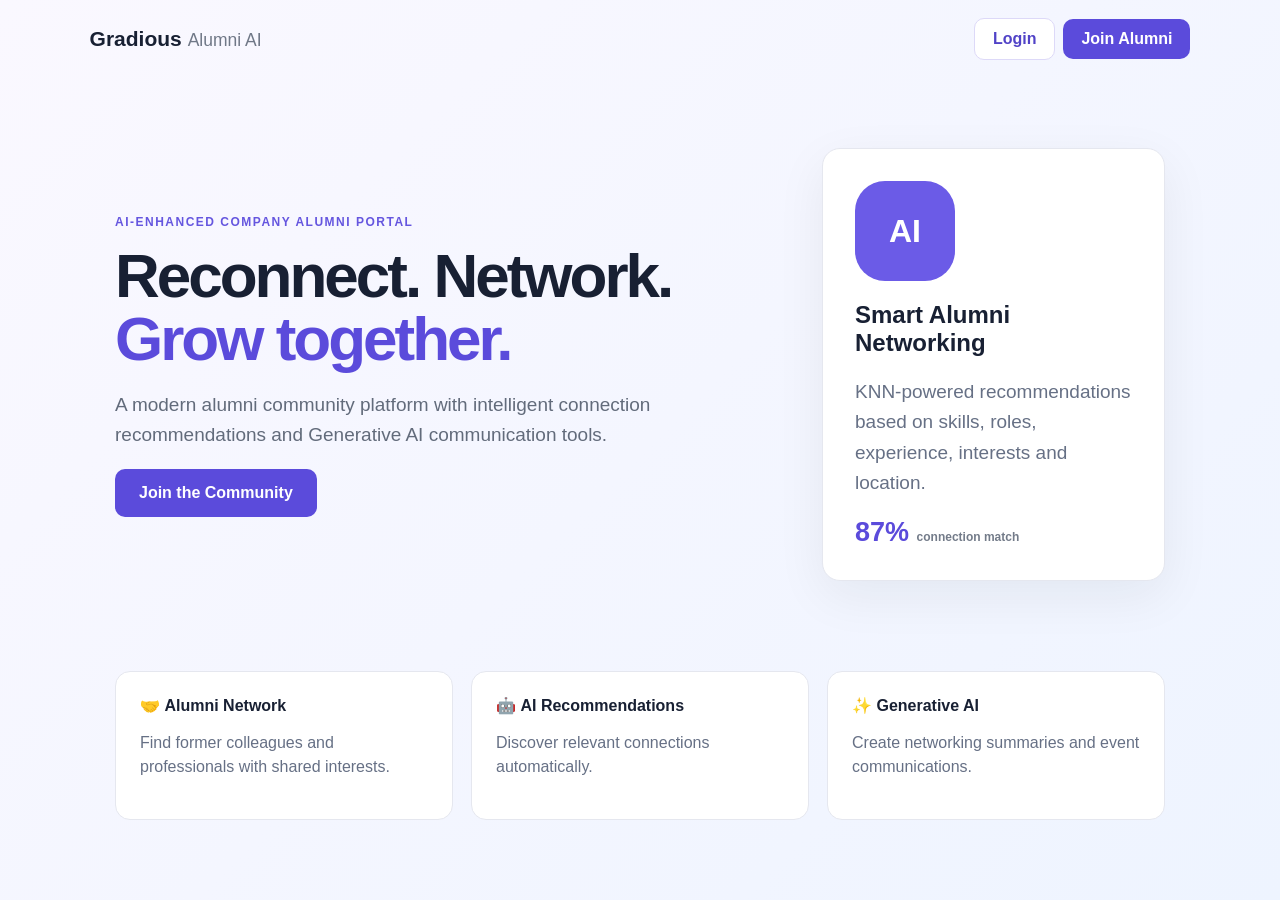
<file: Frontend/index.html>
<!doctype html><html><head><meta charset="utf-8"><meta name="viewport" content="width=device-width,initial-scale=1"><title>Gradious Alumni AI</title><link rel="stylesheet" href="css/style.css"></head>
<body class="landing"><nav><b>Gradious <small>Alumni AI</small></b><div><a class="btn ghost" href="login.html">Login</a><a class="btn" href="register.html">Join Alumni</a></div></nav>
<main class="hero"><div><label>AI-ENHANCED COMPANY ALUMNI PORTAL</label><h1>Reconnect. Network.<br><em>Grow together.</em></h1><p>A modern alumni community platform with intelligent connection recommendations and Generative AI communication tools.</p><a class="btn big" href="register.html">Join the Community</a></div><div class="hero-card"><div class="orb">AI</div><h2>Smart Alumni Networking</h2><p>KNN-powered recommendations based on skills, roles, experience, interests and location.</p><strong>87% <small>connection match</small></strong></div></main>
<section class="features"><div>🤝 <b>Alumni Network</b><p>Find former colleagues and professionals with shared interests.</p></div><div>🤖 <b>AI Recommendations</b><p>Discover relevant connections automatically.</p></div><div>✨ <b>Generative AI</b><p>Create networking summaries and event communications.</p></div></section></body></html>
</file>
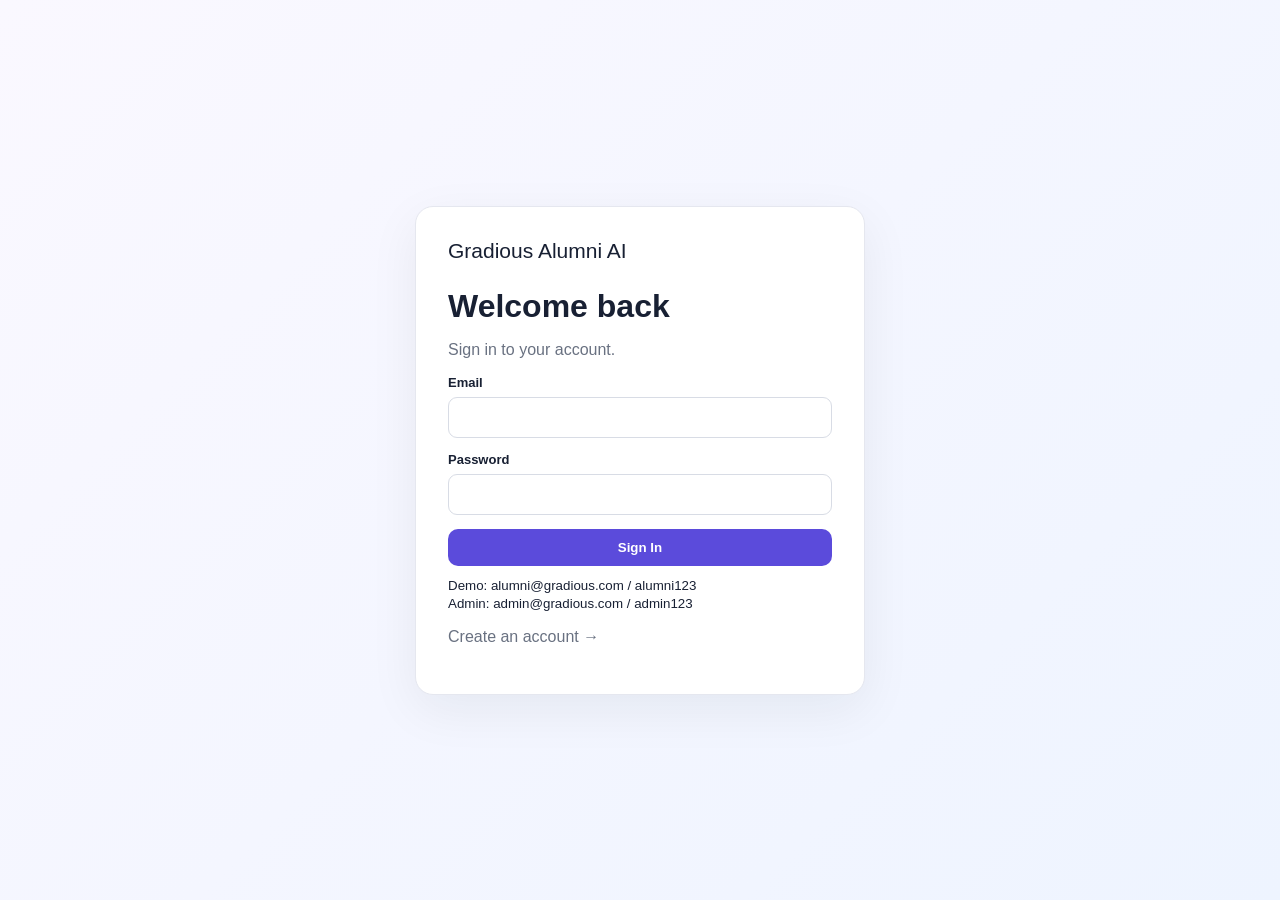
<file: Frontend/dashboard.html>
<!doctype html><html><head><meta charset="utf-8"><meta name="viewport" content="width=device-width,initial-scale=1"><title>Dashboard</title><link rel="stylesheet" href="css/style.css"></head><body><div class="app"><aside><b>Gradious<br><small>Alumni AI</small></b><nav><a class="active" href="dashboard.html">🏠 Dashboard</a><a href="alumni.html">👥 Alumni</a><a href="events.html">📅 Events</a><a href="messages.html">💬 Messages</a><a href="profile.html">👤 Profile</a><a id="logout" href="#">↪ Logout</a></nav></aside><main><header><div><label>ALUMNI PORTAL</label><h1 id="welcome">Welcome</h1></div><div class="avatar" id="avatar">A</div></header><div class="stats"><div>👥<b id="alumniCount">-</b><small>Alumni</small></div><div>📅<b id="eventCount">-</b><small>Events</small></div><div>✨<b>AI</b><small>Smart Networking</small></div><div>🤝<b id="recCount">-</b><small>Recommendations</small></div></div><section class="panel"><h2>Recommended Connections</h2><div id="recommendations" class="cards"></div></section><div class="two"><section class="panel"><h2>Upcoming Events</h2><div id="events"></div></section><section class="panel ai"><h2>✨ AI Networking Summary</h2><p>Generate a summary based on your profile.</p><button id="summaryBtn" class="btn">Generate Summary</button><div id="aiResult" class="result"></div></section></div></main></div><script src="js/api.js"></script><script src="js/dashboard.js"></script></body></html>
</file>
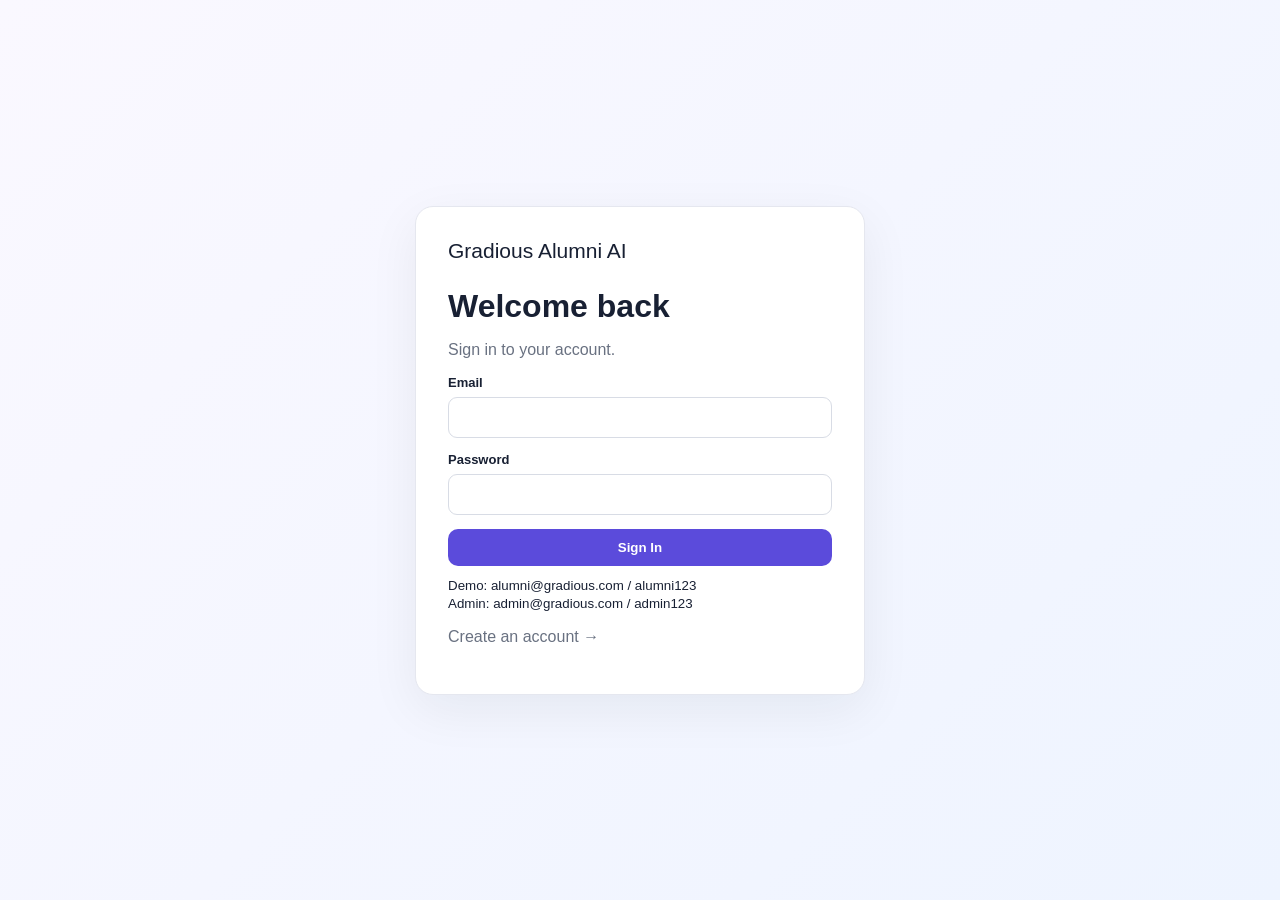
<file: Frontend/events.html>
<!doctype html><html><head><meta charset="utf-8"><meta name="viewport" content="width=device-width,initial-scale=1"><title>Events</title><link rel="stylesheet" href="css/style.css"></head><body><div class="app"><aside><b>Gradious<br><small>Alumni AI</small></b><nav><a href="dashboard.html">🏠 Dashboard</a><a href="alumni.html">👥 Alumni</a><a class="active" href="events.html">📅 Events</a><a href="messages.html">💬 Messages</a><a href="profile.html">👤 Profile</a><a id="logout" href="#">↪ Logout</a></nav></aside><main><header><div><label>COMMUNITY</label><h1>Alumni Events</h1></div></header><section class="panel"><div id="eventsList"></div></section><section class="panel ai"><h2>✨ Generate Event Invitation</h2><div class="grid"><label>Event Title<input id="eventTitle"></label><label>Details<input id="eventDetails"></label></div><button id="generateInvite" class="btn">Generate Invitation</button><div id="aiResult" class="result"></div></section></main></div><script src="js/api.js"></script><script src="js/events.js"></script></body></html>
</file>
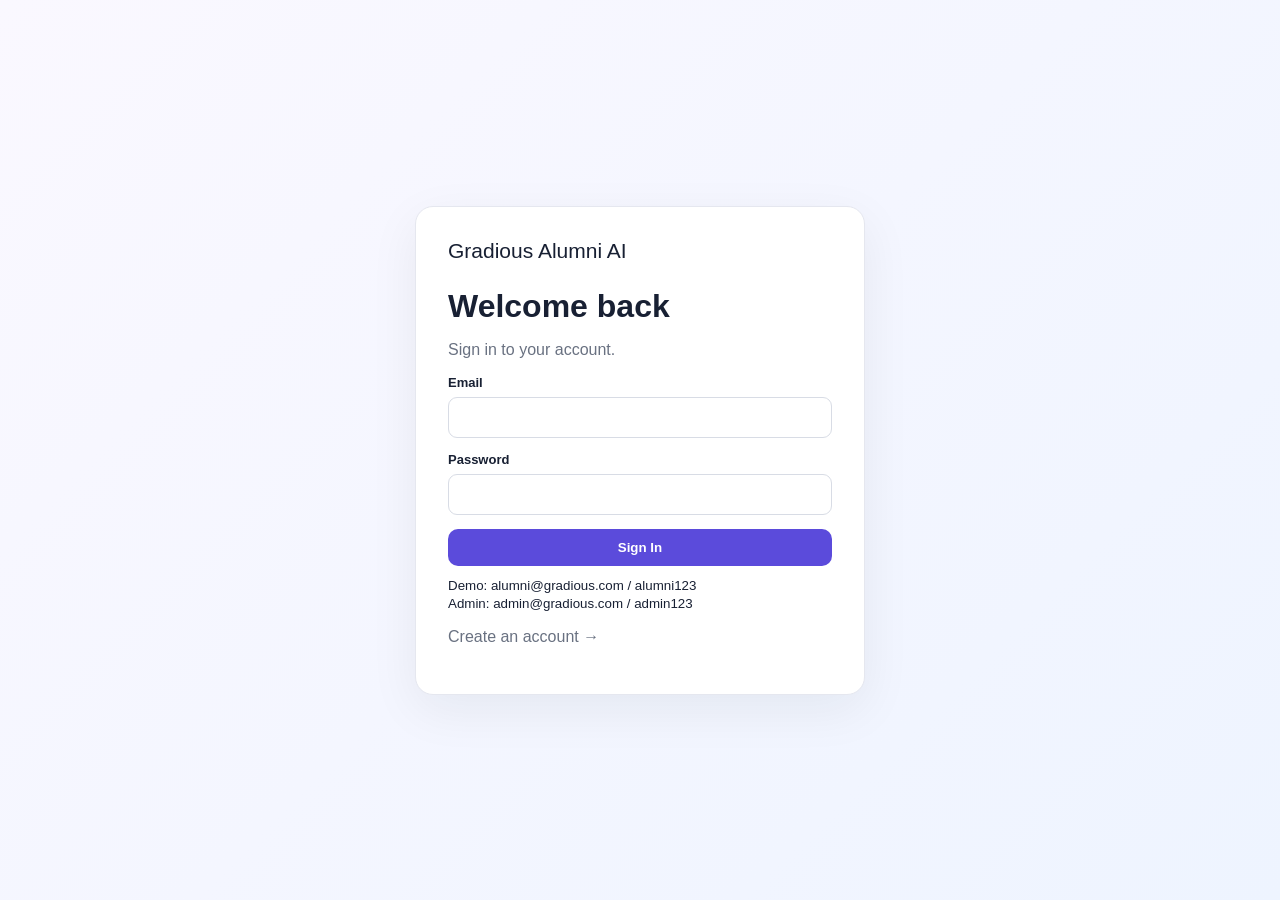
<file: Frontend/login.html>
<!doctype html><html><head><meta charset="utf-8"><meta name="viewport" content="width=device-width,initial-scale=1"><title>Login</title><link rel="stylesheet" href="css/style.css"></head><body class="center"><div class="auth"><a class="brand" href="index.html">Gradious Alumni AI</a><h1>Welcome back</h1><p>Sign in to your account.</p><form id="loginForm"><label>Email<input id="email" type="email" required></label><label>Password<input id="password" type="password" required></label><button class="btn full">Sign In</button><div id="error" class="error"></div></form><small>Demo: alumni@gradious.com / alumni123<br>Admin: admin@gradious.com / admin123</small><p><a href="register.html">Create an account →</a></p></div><script src="js/api.js"></script><script src="js/auth.js"></script></body></html>
</file>
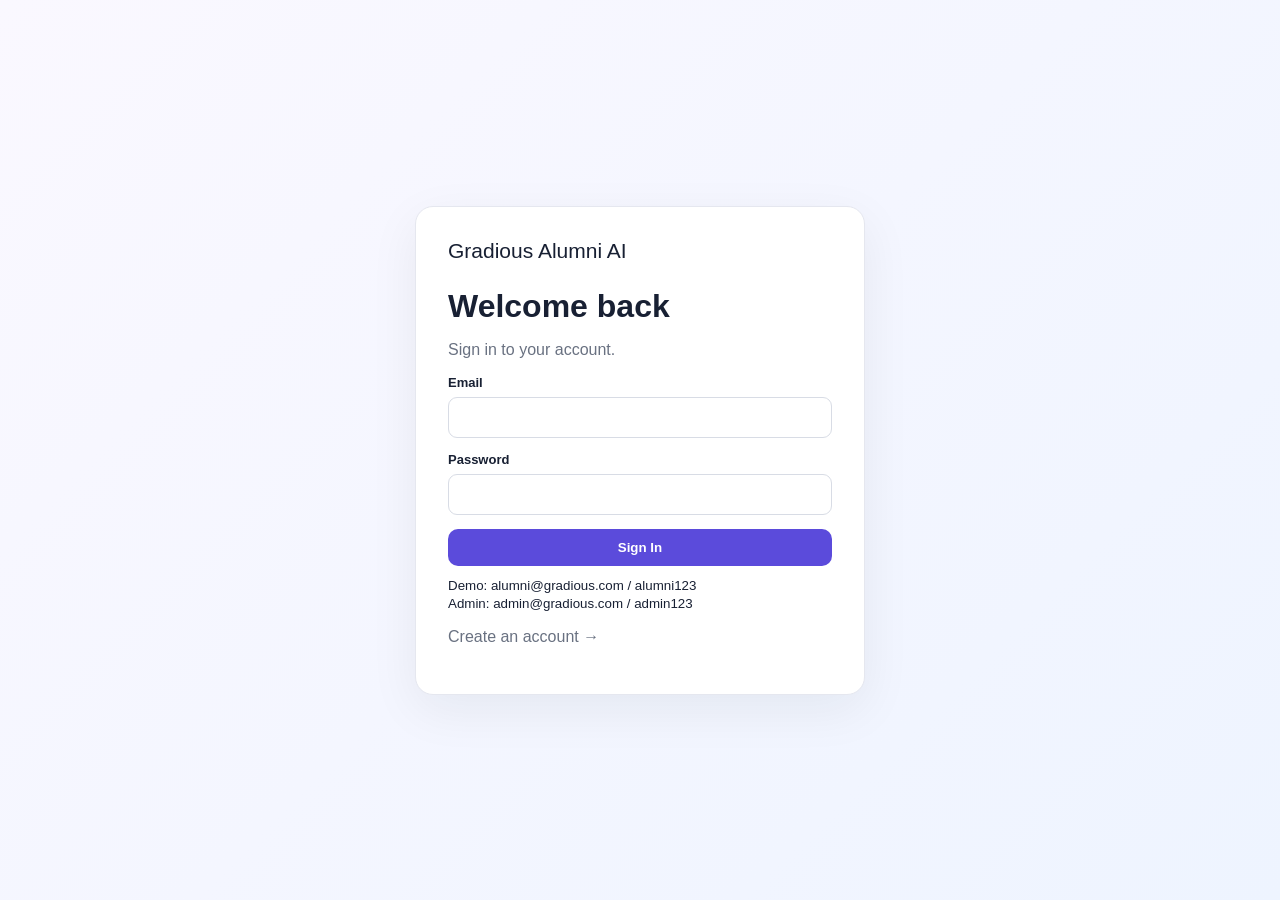
<file: Frontend/messages.html>
<!doctype html><html><head><meta charset="utf-8"><meta name="viewport" content="width=device-width,initial-scale=1"><title>Messages</title><link rel="stylesheet" href="css/style.css"></head><body><div class="app"><aside><b>Gradious<br><small>Alumni AI</small></b><nav><a href="dashboard.html">🏠 Dashboard</a><a href="alumni.html">👥 Alumni</a><a href="events.html">📅 Events</a><a class="active" href="messages.html">💬 Messages</a><a href="profile.html">👤 Profile</a><a id="logout" href="#">↪ Logout</a></nav></aside><main><header><div><label>COMMUNICATION</label><h1>Messages</h1></div></header><section class="panel"><h2>Send a message</h2><div class="grid"><label>Recipient ID<input id="receiver" type="number"></label><label>Message<textarea id="message"></textarea></label></div><button id="send" class="btn">Send</button><div id="status" class="success"></div></section><section class="panel"><h2>Inbox</h2><div id="inbox"></div></section></main></div><script src="js/api.js"></script><script src="js/messages.js"></script></body></html>
</file>
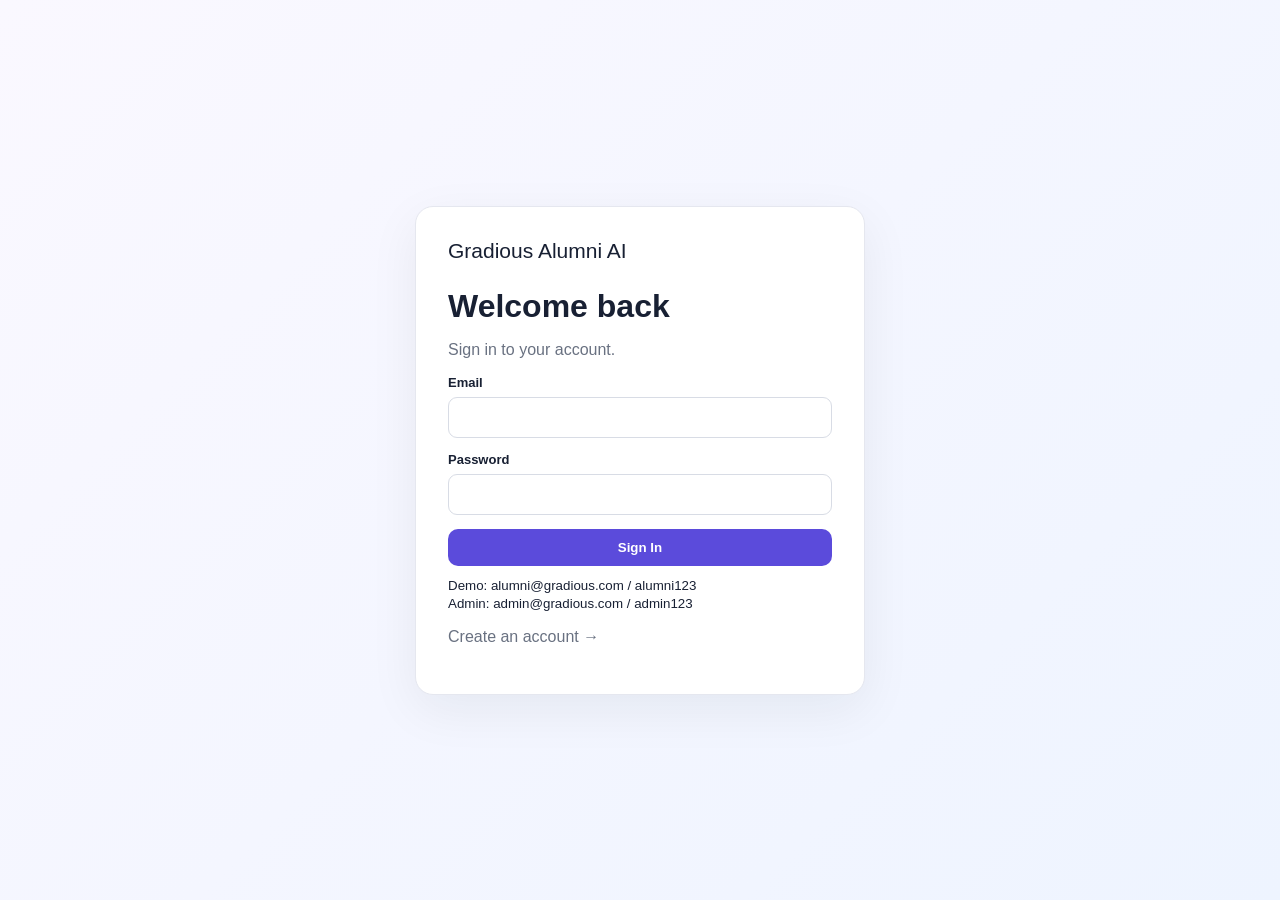
<file: Frontend/profile.html>
<!doctype html><html><head><meta charset="utf-8"><meta name="viewport" content="width=device-width,initial-scale=1"><title>Profile</title><link rel="stylesheet" href="css/style.css"></head><body><div class="app"><aside><b>Gradious<br><small>Alumni AI</small></b><nav><a href="dashboard.html">🏠 Dashboard</a><a href="alumni.html">👥 Alumni</a><a href="events.html">📅 Events</a><a href="messages.html">💬 Messages</a><a class="active" href="profile.html">👤 Profile</a><a id="logout" href="#">↪ Logout</a></nav></aside><main><header><div><label>MY PROFILE</label><h1>Edit Profile</h1></div></header><section class="panel"><form id="profileForm" class="grid"><label>Name<input name="name"></label><label>Department<input name="department"></label><label>Skills<input name="skills"></label><label>Experience<input name="experience" type="number" step=".5"></label><label>Job Role<input name="job_role"></label><label>Interests<input name="interests"></label><label>Location<input name="location"></label><label>Previous Role<input name="previous_role"></label><label class="fullrow">Bio<textarea name="bio"></textarea></label><button class="btn">Save Profile</button><div id="status" class="success"></div></form></section></main></div><script src="js/api.js"></script><script src="js/profile.js"></script></body></html>
</file>
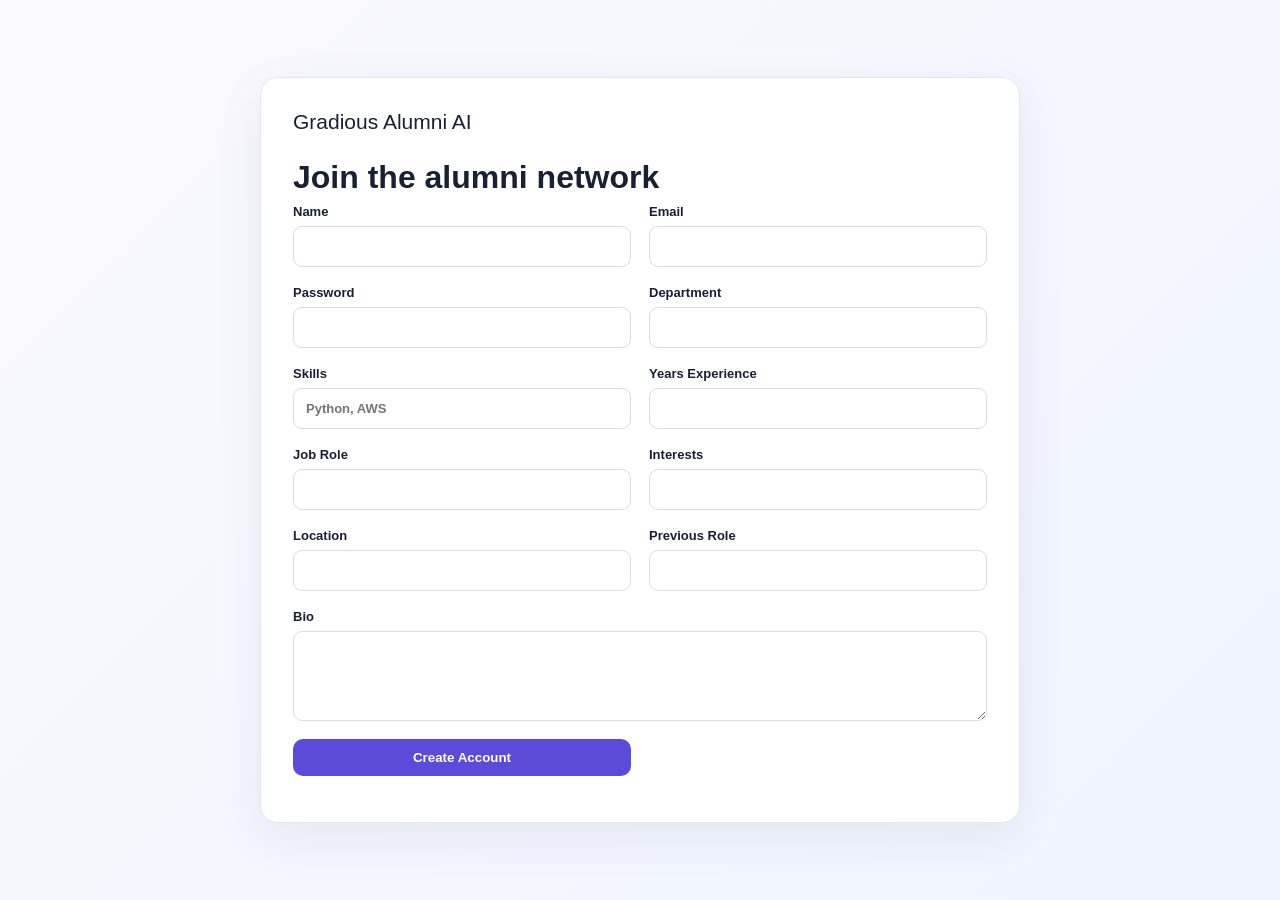
<file: Frontend/register.html>
<!doctype html><html><head><meta charset="utf-8"><meta name="viewport" content="width=device-width,initial-scale=1"><title>Register</title><link rel="stylesheet" href="css/style.css"></head><body class="center"><div class="auth wide"><a class="brand" href="index.html">Gradious Alumni AI</a><h1>Join the alumni network</h1><form id="registerForm" class="grid"><label>Name<input name="name" required></label><label>Email<input name="email" type="email" required></label><label>Password<input name="password" type="password" required></label><label>Department<input name="department" required></label><label>Skills<input name="skills" required placeholder="Python, AWS"></label><label>Years Experience<input name="experience" type="number" step=".5" required></label><label>Job Role<input name="job_role" required></label><label>Interests<input name="interests" required></label><label>Location<input name="location" required></label><label>Previous Role<input name="previous_role"></label><label class="fullrow">Bio<textarea name="bio"></textarea></label><button class="btn">Create Account</button><div id="error" class="error fullrow"></div></form></div><script src="js/api.js"></script><script src="js/auth.js"></script></body></html>
</file>
<file: Frontend/css/style.css>
*{box-sizing:border-box}body{margin:0;font-family:Inter,Segoe UI,Arial,sans-serif;background:#f5f7fb;color:#182033}a{text-decoration:none;color:inherit}.btn{border:0;background:#5b4bdb;color:white;padding:11px 18px;border-radius:10px;font-weight:700;cursor:pointer;display:inline-block}.btn.ghost{background:white;color:#5143c7;border:1px solid #ddd9f8}.btn.big{padding:15px 24px}.full{width:100%}.landing{min-height:100vh;background:linear-gradient(135deg,#faf8ff,#eef4ff)}.landing nav{height:78px;padding:0 7%;display:flex;justify-content:space-between;align-items:center}.landing nav .btn{margin-left:8px}.landing nav b,.brand{font-size:21px}.landing nav small,.app aside small{font-weight:500;color:#707887}.hero{max-width:1100px;margin:70px auto;padding:0 25px;display:grid;grid-template-columns:1.3fr .7fr;gap:70px;align-items:center}.hero label,main header label{font-size:12px;letter-spacing:1.5px;font-weight:800;color:#6556df}.hero h1{font-size:62px;line-height:1.02;letter-spacing:-3px;margin:14px 0}.hero em{color:#5b4bdb;font-style:normal}.hero p{font-size:19px;line-height:1.6;color:#626b7b;max-width:650px}.hero-card,.panel,.auth{background:white;border:1px solid #e5e7ef;border-radius:18px;box-shadow:0 15px 50px #11182710}.hero-card{padding:32px}.orb{width:100px;height:100px;border-radius:30px;background:#6b5be7;color:white;display:grid;place-items:center;font-size:32px;font-weight:900}.hero-card p{color:#667085;line-height:1.6}.hero-card strong{font-size:27px;color:#5b4bdb}.hero-card strong small{font-size:12px;color:#737b89}.features{max-width:1100px;margin:auto;padding:20px 25px 70px;display:grid;grid-template-columns:repeat(3,1fr);gap:18px}.features div{background:white;border:1px solid #e5e7ef;border-radius:15px;padding:24px}.features p{color:#667085;line-height:1.5}.center{min-height:100vh;display:grid;place-items:center;padding:25px;background:linear-gradient(135deg,#faf8ff,#eef4ff)}.auth{padding:32px;width:min(450px,100%)}.auth.wide{width:min(760px,100%)}.auth h1{margin:25px 0 8px}.auth p{color:#697181}.auth label,.grid label{display:block;font-size:13px;font-weight:700;margin-bottom:14px}.auth input,.auth textarea,.grid input,.grid textarea,.search input{display:block;width:100%;margin-top:7px;padding:12px;border:1px solid #d8dce5;border-radius:9px;font:inherit}.auth textarea,.grid textarea{min-height:90px;resize:vertical}.grid{display:grid;grid-template-columns:1fr 1fr;gap:4px 18px}.fullrow{grid-column:1/-1}.error{color:#c53030;font-size:13px;margin-top:10px}.app{display:grid;grid-template-columns:230px 1fr;min-height:100vh}.app aside{background:white;border-right:1px solid #e6e8ee;padding:27px 16px;position:sticky;top:0;height:100vh}.app aside>b{font-size:20px}.app nav{display:flex;flex-direction:column;gap:4px;margin-top:30px}.app nav a{padding:12px;border-radius:9px;color:#616a79;font-weight:600}.app nav a:hover,.app nav a.active{background:#efedff;color:#5143c7}main{padding:35px 45px;max-width:1400px;width:100%}main header{display:flex;justify-content:space-between;align-items:center;margin-bottom:25px}main h1{margin:4px 0 0;font-size:31px}.avatar{width:42px;height:42px;border-radius:50%;display:grid;place-items:center;background:#e9e6ff;color:#5143c7;font-weight:800}.stats{display:grid;grid-template-columns:repeat(4,1fr);gap:15px;margin-bottom:20px}.stats div{background:white;border:1px solid #e5e7ef;border-radius:15px;padding:18px;font-size:19px}.stats b{display:block;font-size:25px;margin-top:7px}.stats small{color:#747c8b}.panel{padding:23px;margin-bottom:20px;box-shadow:none}.panel h2{margin:0 0 16px}.cards{display:grid;grid-template-columns:repeat(4,1fr);gap:14px}.person{border:1px solid #e6e8ee;border-radius:13px;padding:16px}.initial{width:42px;height:42px;border-radius:12px;background:#efedff;color:#5143c7;display:grid;place-items:center;font-weight:800}.person h3{margin:11px 0 4px}.person p{font-size:13px;color:#687181;margin:6px 0}.match{display:inline-block;background:#e9f8ef;color:#16834a;padding:5px 8px;border-radius:20px;font-size:11px;font-weight:800;margin-top:8px}.two{display:grid;grid-template-columns:1fr 1fr;gap:20px}.event{padding:14px 0;border-bottom:1px solid #eceef2}.event:last-child{border-bottom:0}.event p{color:#687181;font-size:13px}.ai{background:linear-gradient(135deg,#fbfaff,#f5f8ff)}.result{background:white;padding:15px;border-radius:10px;margin-top:15px;line-height:1.6;color:#4f5867;white-space:pre-wrap}.search{display:flex;gap:10px;margin-bottom:20px}.search input{margin:0}.directory{grid-template-columns:repeat(3,1fr)}.message{padding:14px 0;border-bottom:1px solid #eceef2}.success{color:#16834a;margin-top:10px}@media(max-width:900px){.hero{grid-template-columns:1fr}.features,.cards,.directory{grid-template-columns:1fr 1fr}.app{grid-template-columns:1fr}.app aside{height:auto;position:static}.app nav{flex-direction:row;flex-wrap:wrap}.two{grid-template-columns:1fr}.stats{grid-template-columns:1fr 1fr}main{padding:25px}}@media(max-width:600px){.hero h1{font-size:42px}.features,.cards,.directory,.grid{grid-template-columns:1fr}.fullrow{grid-column:auto}.stats{grid-template-columns:1fr}.landing nav{padding:0 20px}.hero{margin-top:35px}.content{padding:18px}}
</file>
